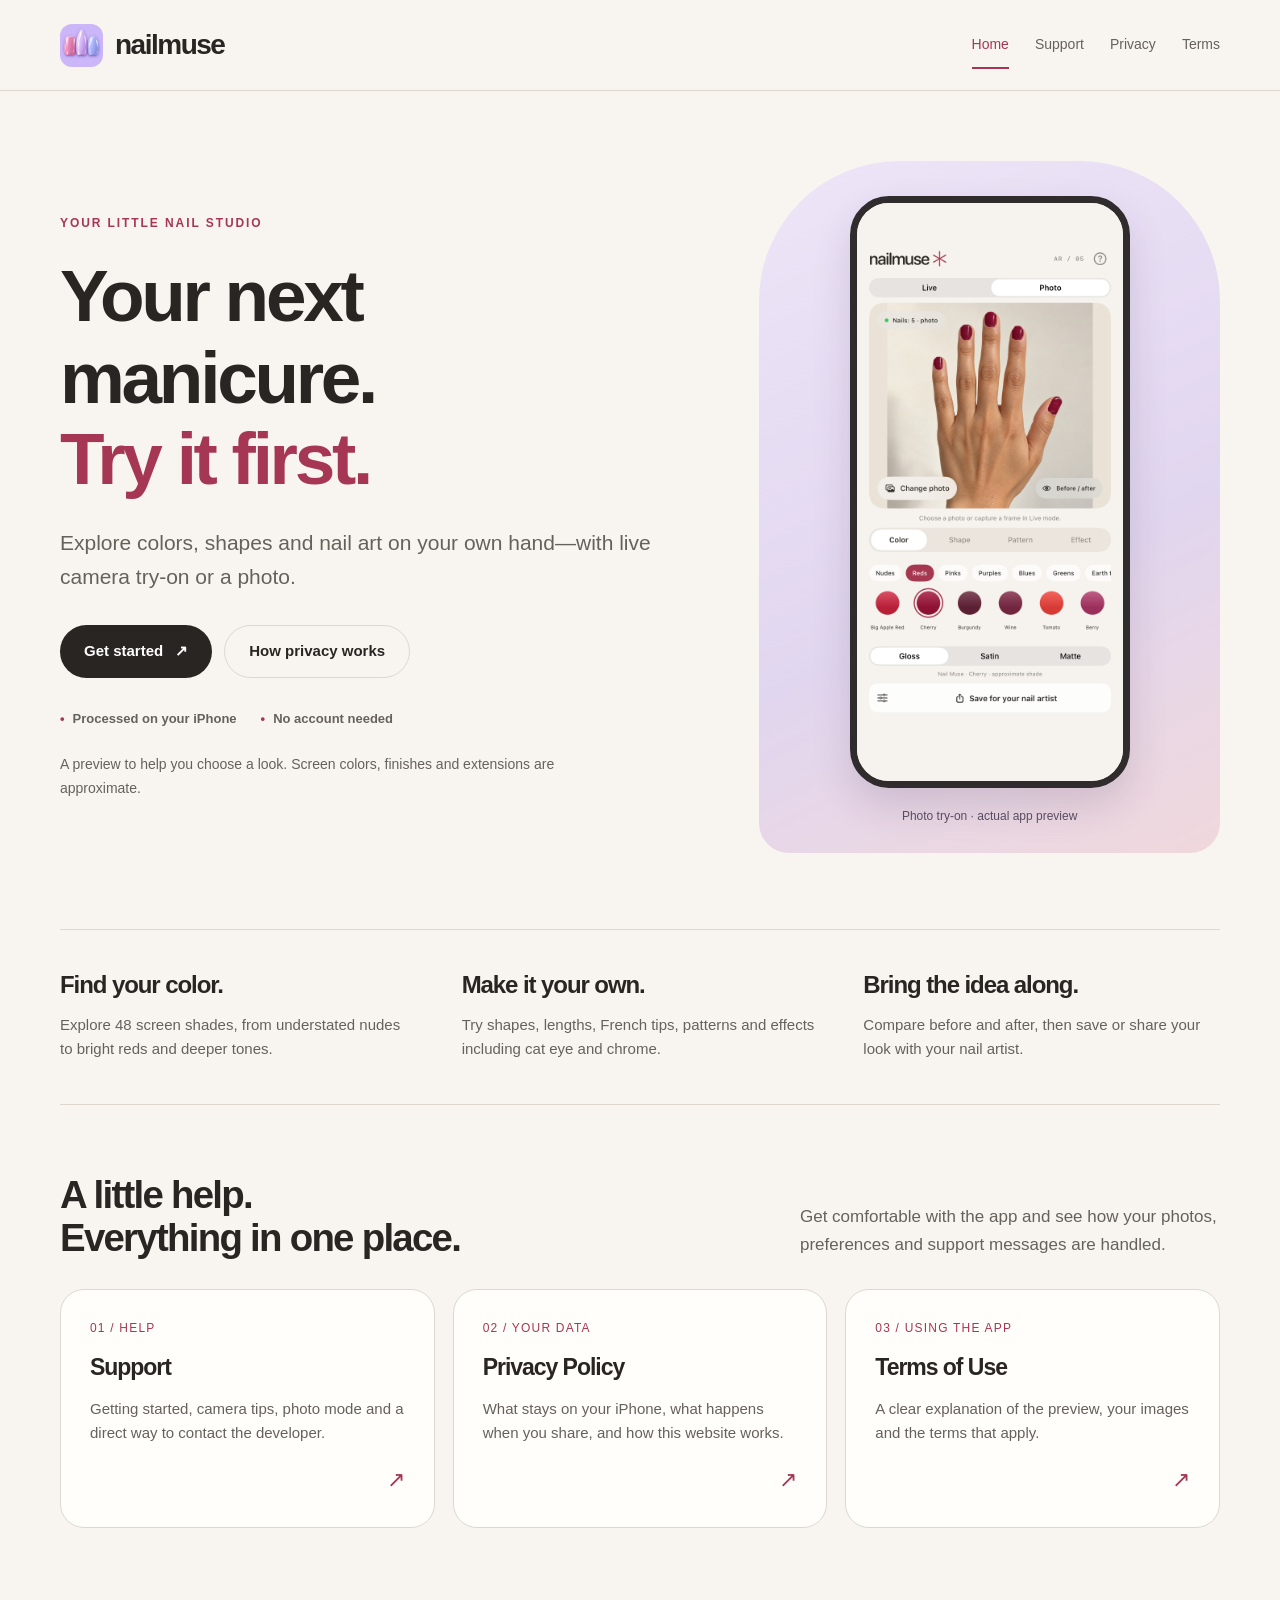
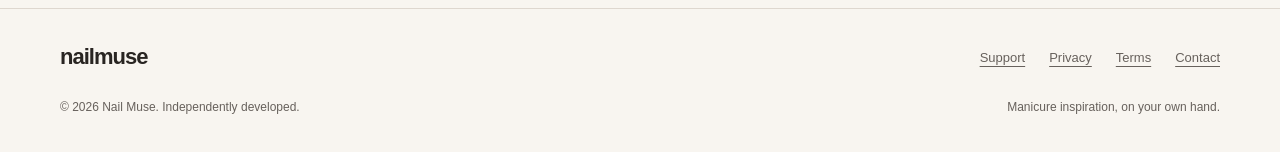
<file: index.html>
<!doctype html>
<html lang="en"><head><meta charset="utf-8"><meta name="viewport" content="width=device-width,initial-scale=1">
<meta name="color-scheme" content="light"><meta name="theme-color" content="#f8f5f0">
<meta name="referrer" content="strict-origin-when-cross-origin">
<title>Manicure try-on for iPhone · Nail Muse</title><meta name="description" content="Explore Nail Muse manicure try-on and find support, privacy information and terms of use.">
<link rel="icon" type="image/png" href="assets/app-icon.png"><link rel="apple-touch-icon" href="assets/app-icon.png">
<link rel="stylesheet" href="assets/styles.css"></head><body>
<a class="skip" href="#main">Skip to content</a>
<header class="site-header"><div class="shell header-inner"><a class="brand" href="index.html" aria-label="Nail Muse home"><img src="assets/app-icon.png" width="43" height="43" alt="">nailmuse</a><nav class="nav" aria-label="Main navigation"><a href="index.html" aria-current="page">Home</a><a href="support.html">Support</a><a href="privacy.html">Privacy</a><a href="terms.html">Terms</a></nav></div></header>
<main id="main" class="shell"><section class="hero"><div><p class="eyebrow">Your little nail studio</p><h1>Your next manicure.<br><span>Try it first.</span></h1><p class="lead">Explore colors, shapes and nail art on your own hand—with live camera try-on or a photo.</p><div class="actions"><a class="button" href="support.html">Get started <span aria-hidden="true">↗</span></a><a class="button secondary" href="privacy.html">How privacy works</a></div><div class="inline-points"><span>Processed on your iPhone</span><span>No account needed</span></div><p class="note">A preview to help you choose a look. Screen colors, finishes and extensions are approximate.</p></div><div class="hero-visual"><figure><div class="phone"><img src="assets/app-preview.png" width="1320" height="2868" alt="Nail Muse photo mode showing a cherry-red manicure, color choices and a Save for your nail artist button"></div><figcaption>Photo try-on · actual app preview</figcaption></figure></div></section>
<section class="feature-band" aria-label="Ways to try a manicure"><div><h2>Find your color.</h2><p>Explore 48 screen shades, from understated nudes to bright reds and deeper tones.</p></div><div><h2>Make it your own.</h2><p>Try shapes, lengths, French tips, patterns and effects including cat eye and chrome.</p></div><div><h2>Bring the idea along.</h2><p>Compare before and after, then save or share your look with your nail artist.</p></div></section>
<section class="resource-section"><div class="section-intro"><h2>A little help.<br>Everything in one place.</h2><p>Get comfortable with the app and see how your photos, preferences and support messages are handled.</p></div><div class="resource-grid"><a class="resource" href="support.html"><span class="number">01 / HELP</span><h3>Support</h3><p>Getting started, camera tips, photo mode and a direct way to contact the developer.</p><span class="arrow" aria-hidden="true">↗</span></a><a class="resource" href="privacy.html"><span class="number">02 / YOUR DATA</span><h3>Privacy Policy</h3><p>What stays on your iPhone, what happens when you share, and how this website works.</p><span class="arrow" aria-hidden="true">↗</span></a><a class="resource" href="terms.html"><span class="number">03 / USING THE APP</span><h3>Terms of Use</h3><p>A clear explanation of the preview, your images and the terms that apply.</p><span class="arrow" aria-hidden="true">↗</span></a></div></section></main>
<footer class="site-footer"><div class="shell"><div class="footer-top"><span class="footer-brand">nailmuse</span><nav class="footer-links" aria-label="Footer"><a href="support.html">Support</a><a href="privacy.html">Privacy</a><a href="terms.html">Terms</a><a class="" href="mailto:vladislavmanoilo@gmail.com?subject=Nail%20Muse%20support">Contact</a></nav></div><div class="footer-bottom"><span>© 2026 Nail Muse. Independently developed.</span><span>Manicure inspiration, on your own hand.</span></div></div></footer>
</body></html>
</file>
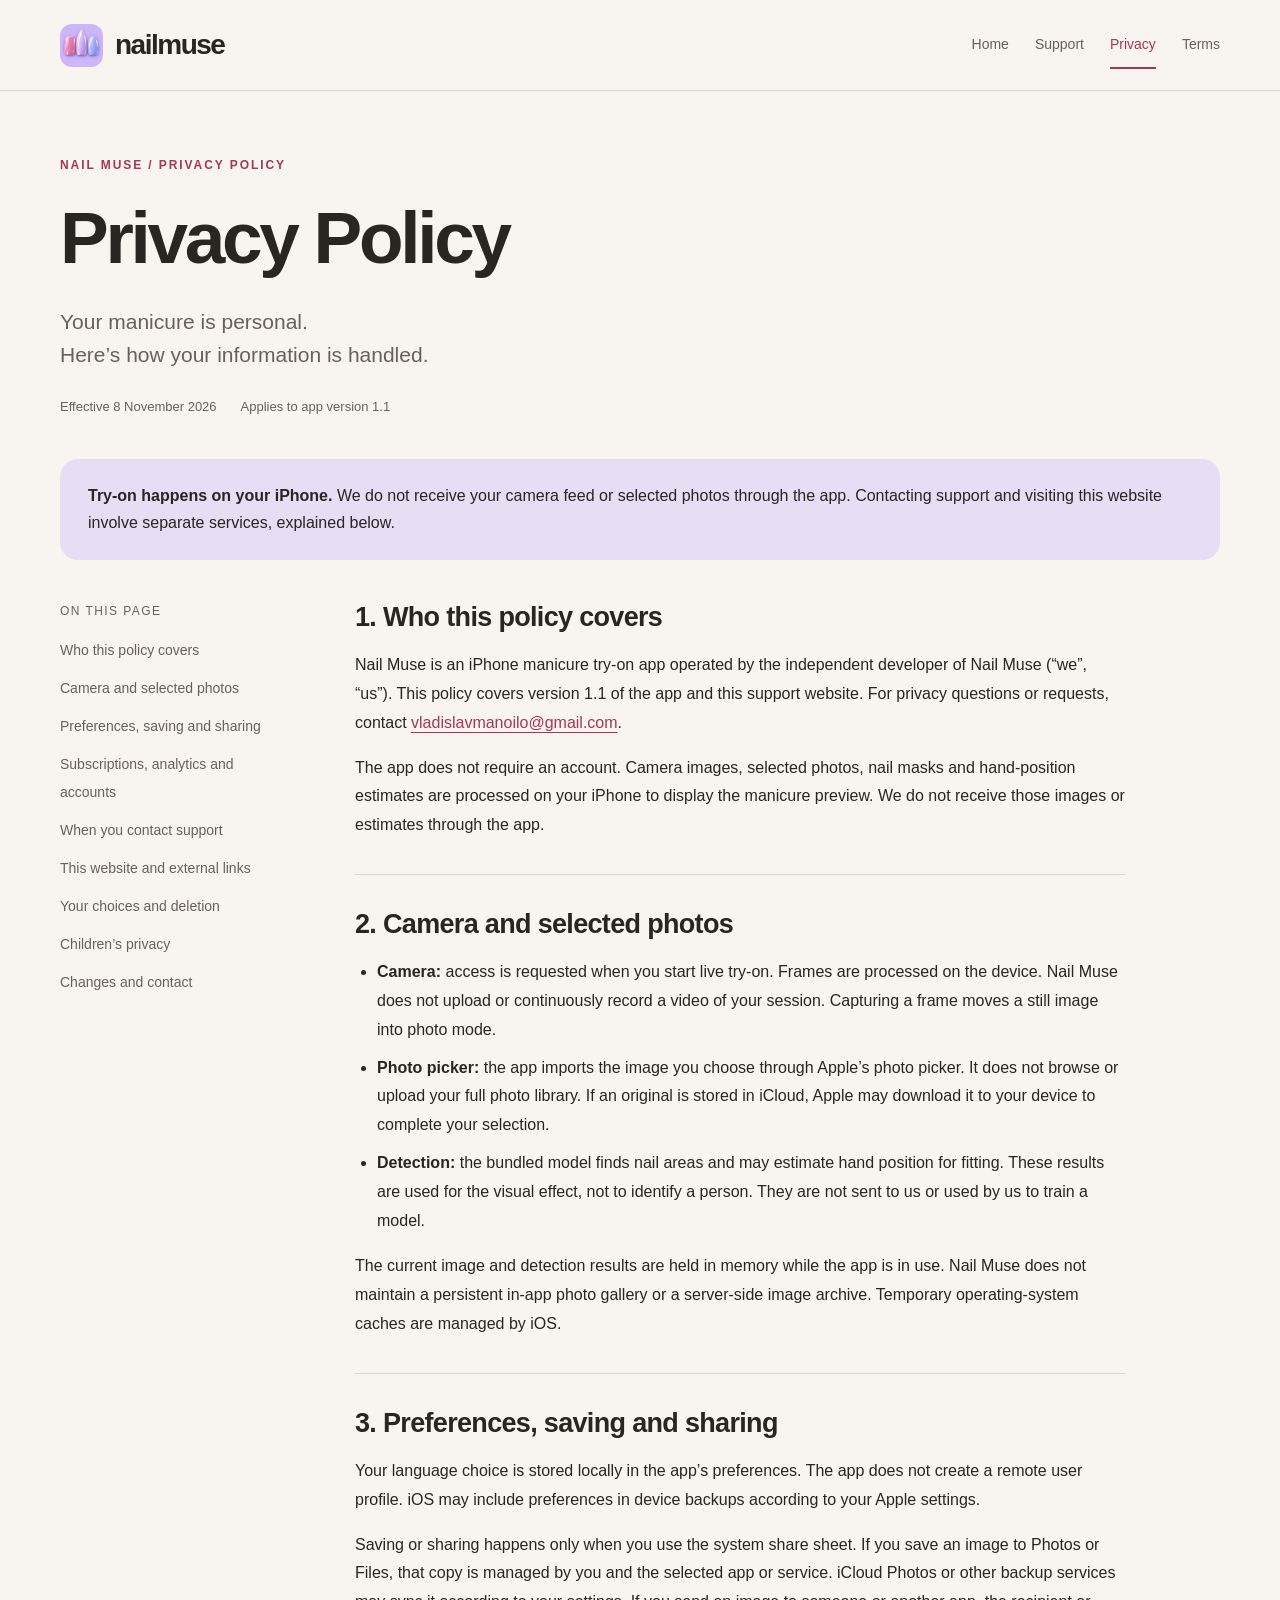
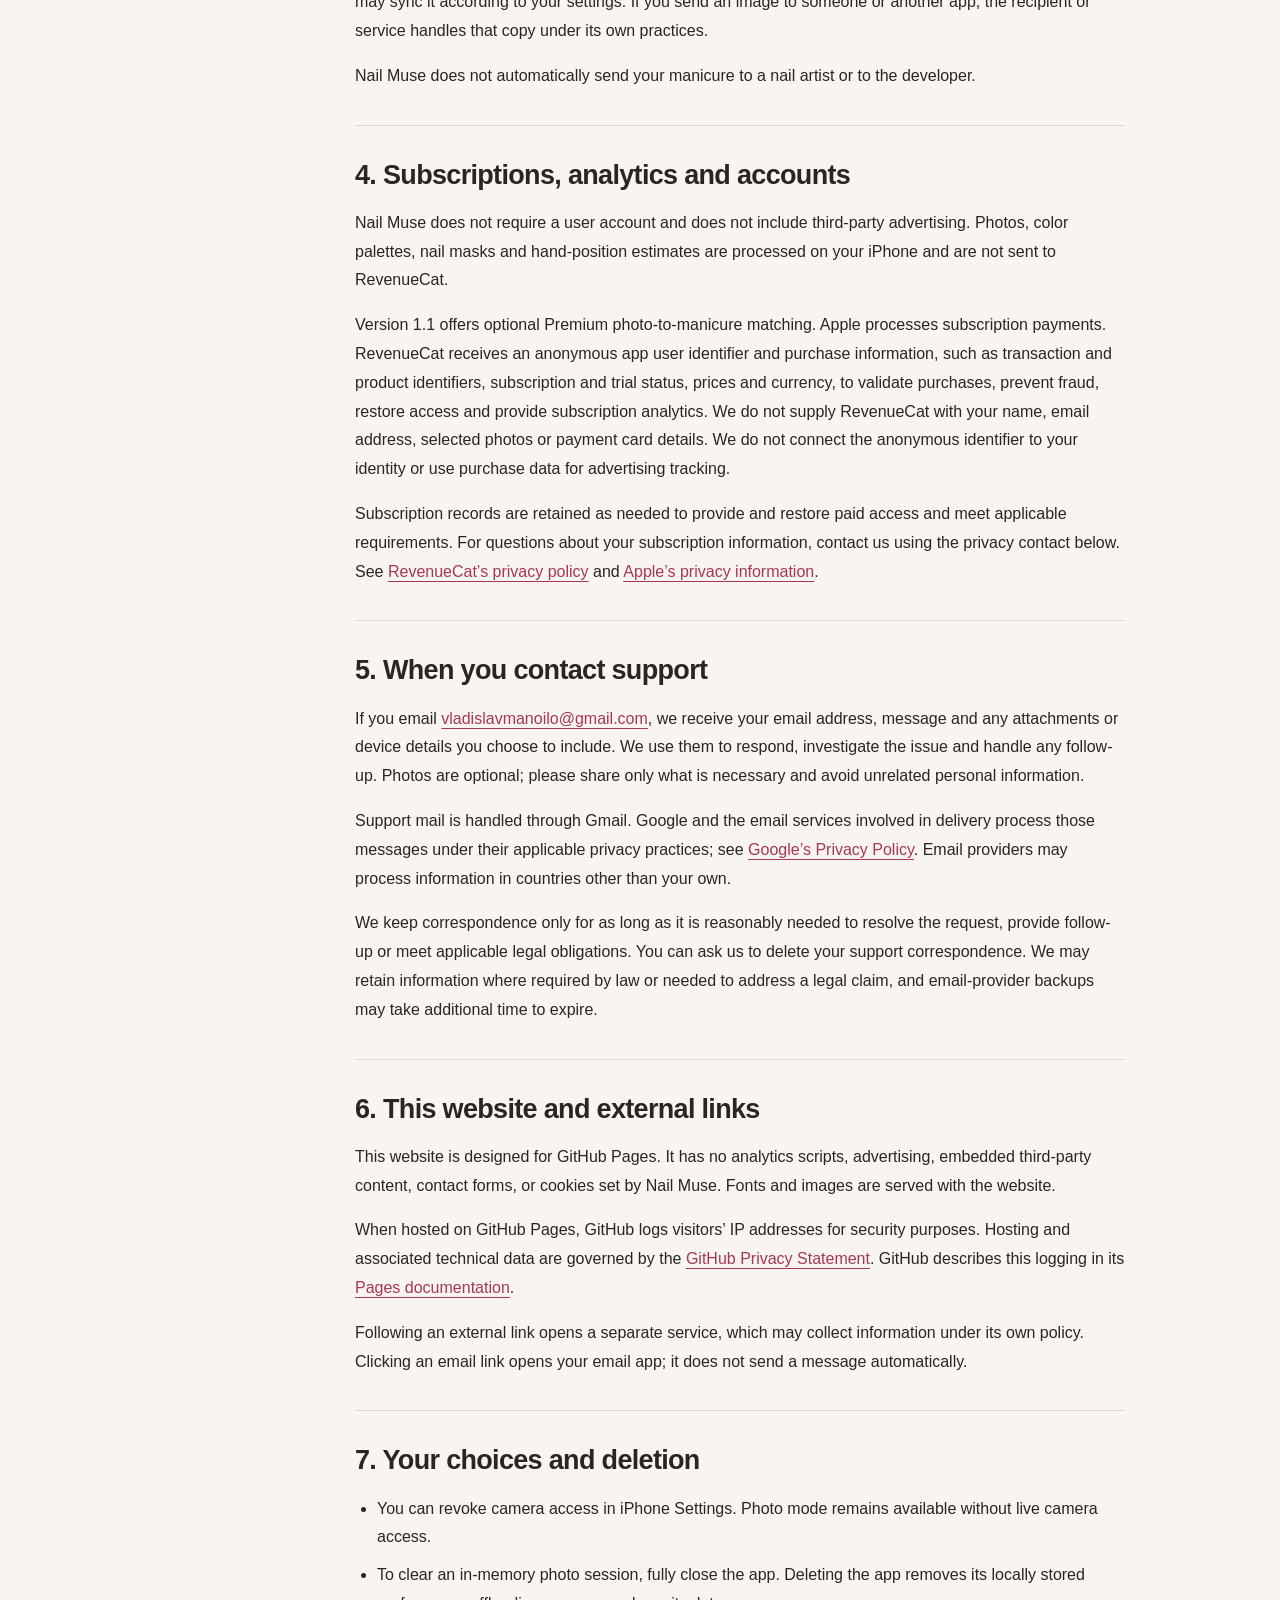
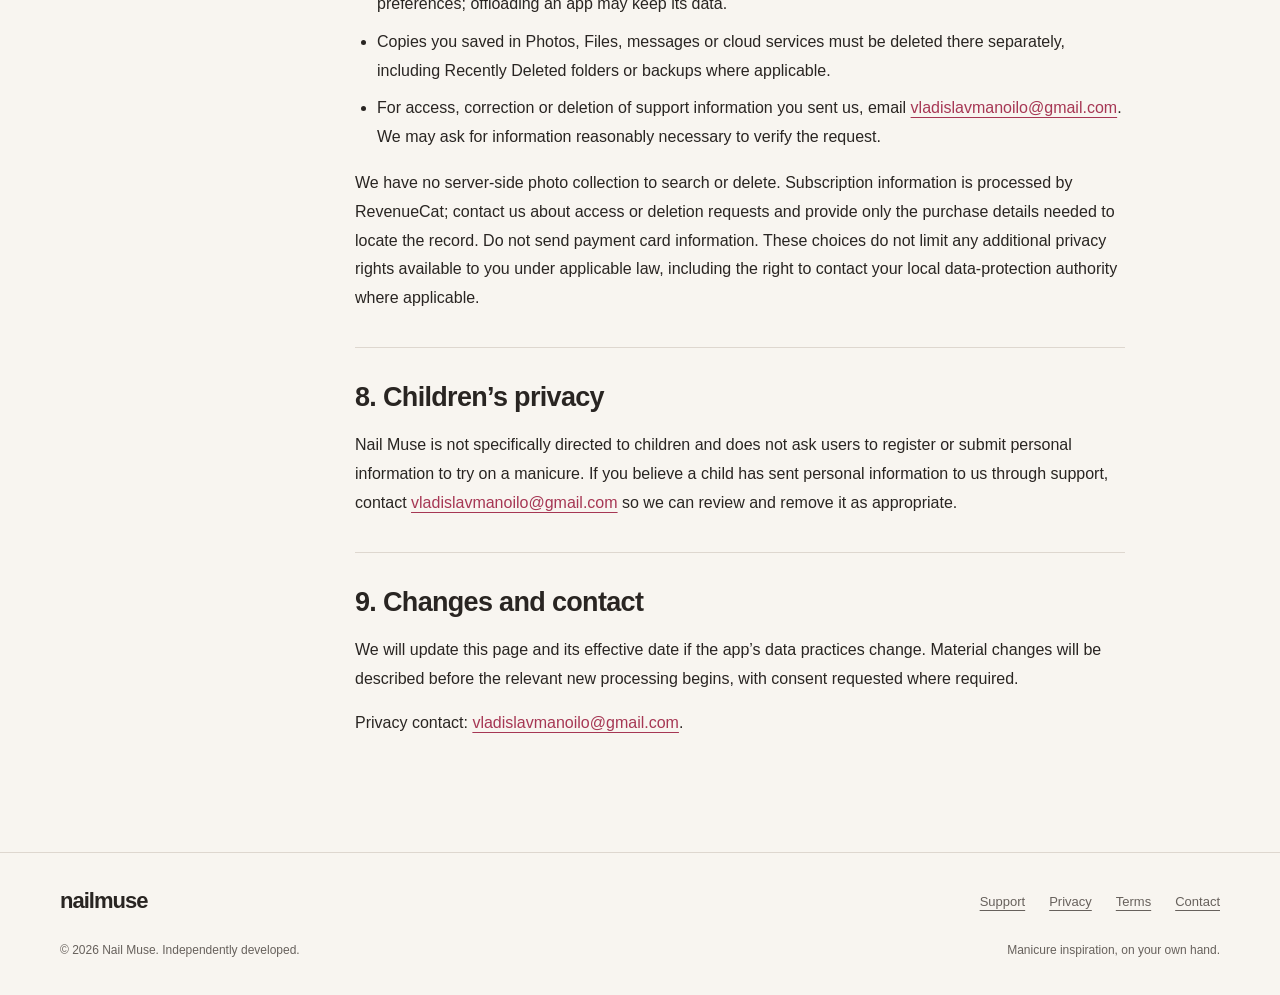
<file: privacy.html>
<!doctype html>
<html lang="en"><head><meta charset="utf-8"><meta name="viewport" content="width=device-width,initial-scale=1">
<meta name="color-scheme" content="light"><meta name="theme-color" content="#f8f5f0">
<meta name="referrer" content="strict-origin-when-cross-origin">
<title>Privacy Policy · Nail Muse</title><meta name="description" content="How Nail Muse handles camera images, selected photos, preferences, support emails and website visits.">
<link rel="icon" type="image/png" href="assets/app-icon.png"><link rel="apple-touch-icon" href="assets/app-icon.png">
<link rel="stylesheet" href="assets/styles.css"></head><body>
<a class="skip" href="#main">Skip to content</a>
<header class="site-header"><div class="shell header-inner"><a class="brand" href="index.html" aria-label="Nail Muse home"><img src="assets/app-icon.png" width="43" height="43" alt="">nailmuse</a><nav class="nav" aria-label="Main navigation"><a href="index.html">Home</a><a href="support.html">Support</a><a href="privacy.html" aria-current="page">Privacy</a><a href="terms.html">Terms</a></nav></div></header>
<main id="main" class="shell"><header class="page-heading"><p class="eyebrow">Nail Muse / Privacy Policy</p><h1>Privacy Policy</h1><p class="lead">Your manicure is personal.<br>Here’s how your information is handled.</p><div class="meta"><span>Effective 8 November 2026</span><span>Applies to app version 1.1</span></div></header><div class="summary-strip"><strong>Try-on happens on your iPhone.</strong> We do not receive your camera feed or selected photos through the app. Contacting support and visiting this website involve separate services, explained below.</div><div class="document-layout"><aside class="contents" aria-label="On this page"><p>On this page</p><ol><li><a href="#about">Who this policy covers</a></li><li><a href="#camera-photos">Camera and selected photos</a></li><li><a href="#local-data">Preferences, saving and sharing</a></li><li><a href="#analytics">Subscriptions, analytics and accounts</a></li><li><a href="#support-data">When you contact support</a></li><li><a href="#website">This website and external links</a></li><li><a href="#choices">Your choices and deletion</a></li><li><a href="#children">Children’s privacy</a></li><li><a href="#changes">Changes and contact</a></li></ol></aside><article class="document"><section id="about"><h2>1. Who this policy covers</h2><p>Nail Muse is an iPhone manicure try-on app operated by the independent developer of Nail Muse (“we”, “us”). This policy covers version 1.1 of the app and this support website. For privacy questions or requests, contact <a class="" href="mailto:vladislavmanoilo@gmail.com?subject=Nail%20Muse%20privacy%20request">vladislavmanoilo@gmail.com</a>.</p><p>The app does not require an account. Camera images, selected photos, nail masks and hand-position estimates are processed on your iPhone to display the manicure preview. We do not receive those images or estimates through the app.</p></section><section id="camera-photos"><h2>2. Camera and selected photos</h2><ul><li><strong>Camera:</strong> access is requested when you start live try-on. Frames are processed on the device. Nail Muse does not upload or continuously record a video of your session. Capturing a frame moves a still image into photo mode.</li><li><strong>Photo picker:</strong> the app imports the image you choose through Apple’s photo picker. It does not browse or upload your full photo library. If an original is stored in iCloud, Apple may download it to your device to complete your selection.</li><li><strong>Detection:</strong> the bundled model finds nail areas and may estimate hand position for fitting. These results are used for the visual effect, not to identify a person. They are not sent to us or used by us to train a model.</li></ul><p>The current image and detection results are held in memory while the app is in use. Nail Muse does not maintain a persistent in-app photo gallery or a server-side image archive. Temporary operating-system caches are managed by iOS.</p></section><section id="local-data"><h2>3. Preferences, saving and sharing</h2><p>Your language choice is stored locally in the app’s preferences. The app does not create a remote user profile. iOS may include preferences in device backups according to your Apple settings.</p><p>Saving or sharing happens only when you use the system share sheet. If you save an image to Photos or Files, that copy is managed by you and the selected app or service. iCloud Photos or other backup services may sync it according to your settings. If you send an image to someone or another app, the recipient or service handles that copy under its own practices.</p><p>Nail Muse does not automatically send your manicure to a nail artist or to the developer.</p></section><section id="analytics"><h2>4. Subscriptions, analytics and accounts</h2><p>Nail Muse does not require a user account and does not include third-party advertising. Photos, color palettes, nail masks and hand-position estimates are processed on your iPhone and are not sent to RevenueCat.</p><p>Version 1.1 offers optional Premium photo-to-manicure matching. Apple processes subscription payments. RevenueCat receives an anonymous app user identifier and purchase information, such as transaction and product identifiers, subscription and trial status, prices and currency, to validate purchases, prevent fraud, restore access and provide subscription analytics. We do not supply RevenueCat with your name, email address, selected photos or payment card details. We do not connect the anonymous identifier to your identity or use purchase data for advertising tracking.</p><p>Subscription records are retained as needed to provide and restore paid access and meet applicable requirements. For questions about your subscription information, contact us using the privacy contact below. See <a href="https://www.revenuecat.com/privacy">RevenueCat’s privacy policy</a> and <a href="https://www.apple.com/legal/privacy/">Apple’s privacy information</a>.</p></section><section id="support-data"><h2>5. When you contact support</h2><p>If you email <a class="" href="mailto:vladislavmanoilo@gmail.com?subject=Nail%20Muse%20support">vladislavmanoilo@gmail.com</a>, we receive your email address, message and any attachments or device details you choose to include. We use them to respond, investigate the issue and handle any follow-up. Photos are optional; please share only what is necessary and avoid unrelated personal information.</p><p>Support mail is handled through Gmail. Google and the email services involved in delivery process those messages under their applicable privacy practices; see <a href="https://policies.google.com/privacy">Google’s Privacy Policy</a>. Email providers may process information in countries other than your own.</p><p>We keep correspondence only for as long as it is reasonably needed to resolve the request, provide follow-up or meet applicable legal obligations. You can ask us to delete your support correspondence. We may retain information where required by law or needed to address a legal claim, and email-provider backups may take additional time to expire.</p></section><section id="website"><h2>6. This website and external links</h2><p>This website is designed for GitHub Pages. It has no analytics scripts, advertising, embedded third-party content, contact forms, or cookies set by Nail Muse. Fonts and images are served with the website.</p><p>When hosted on GitHub Pages, GitHub logs visitors’ IP addresses for security purposes. Hosting and associated technical data are governed by the <a href="https://docs.github.com/en/site-policy/privacy-policies/github-general-privacy-statement">GitHub Privacy Statement</a>. GitHub describes this logging in its <a href="https://docs.github.com/en/pages/getting-started-with-github-pages/what-is-github-pages#data-collection">Pages documentation</a>.</p><p>Following an external link opens a separate service, which may collect information under its own policy. Clicking an email link opens your email app; it does not send a message automatically.</p></section><section id="choices"><h2>7. Your choices and deletion</h2><ul><li>You can revoke camera access in iPhone Settings. Photo mode remains available without live camera access.</li><li>To clear an in-memory photo session, fully close the app. Deleting the app removes its locally stored preferences; offloading an app may keep its data.</li><li>Copies you saved in Photos, Files, messages or cloud services must be deleted there separately, including Recently Deleted folders or backups where applicable.</li><li>For access, correction or deletion of support information you sent us, email <a class="" href="mailto:vladislavmanoilo@gmail.com?subject=Nail%20Muse%20privacy%20request">vladislavmanoilo@gmail.com</a>. We may ask for information reasonably necessary to verify the request.</li></ul><p>We have no server-side photo collection to search or delete. Subscription information is processed by RevenueCat; contact us about access or deletion requests and provide only the purchase details needed to locate the record. Do not send payment card information. These choices do not limit any additional privacy rights available to you under applicable law, including the right to contact your local data-protection authority where applicable.</p></section><section id="children"><h2>8. Children’s privacy</h2><p>Nail Muse is not specifically directed to children and does not ask users to register or submit personal information to try on a manicure. If you believe a child has sent personal information to us through support, contact <a class="" href="mailto:vladislavmanoilo@gmail.com?subject=Nail%20Muse%20privacy%20request">vladislavmanoilo@gmail.com</a> so we can review and remove it as appropriate.</p></section><section id="changes"><h2>9. Changes and contact</h2><p>We will update this page and its effective date if the app’s data practices change. Material changes will be described before the relevant new processing begins, with consent requested where required.</p><p>Privacy contact: <a class="" href="mailto:vladislavmanoilo@gmail.com?subject=Nail%20Muse%20privacy%20request">vladislavmanoilo@gmail.com</a>.</p></section></article></div></main>
<footer class="site-footer"><div class="shell"><div class="footer-top"><span class="footer-brand">nailmuse</span><nav class="footer-links" aria-label="Footer"><a href="support.html">Support</a><a href="privacy.html">Privacy</a><a href="terms.html">Terms</a><a class="" href="mailto:vladislavmanoilo@gmail.com?subject=Nail%20Muse%20support">Contact</a></nav></div><div class="footer-bottom"><span>© 2026 Nail Muse. Independently developed.</span><span>Manicure inspiration, on your own hand.</span></div></div></footer>
</body></html>
</file>
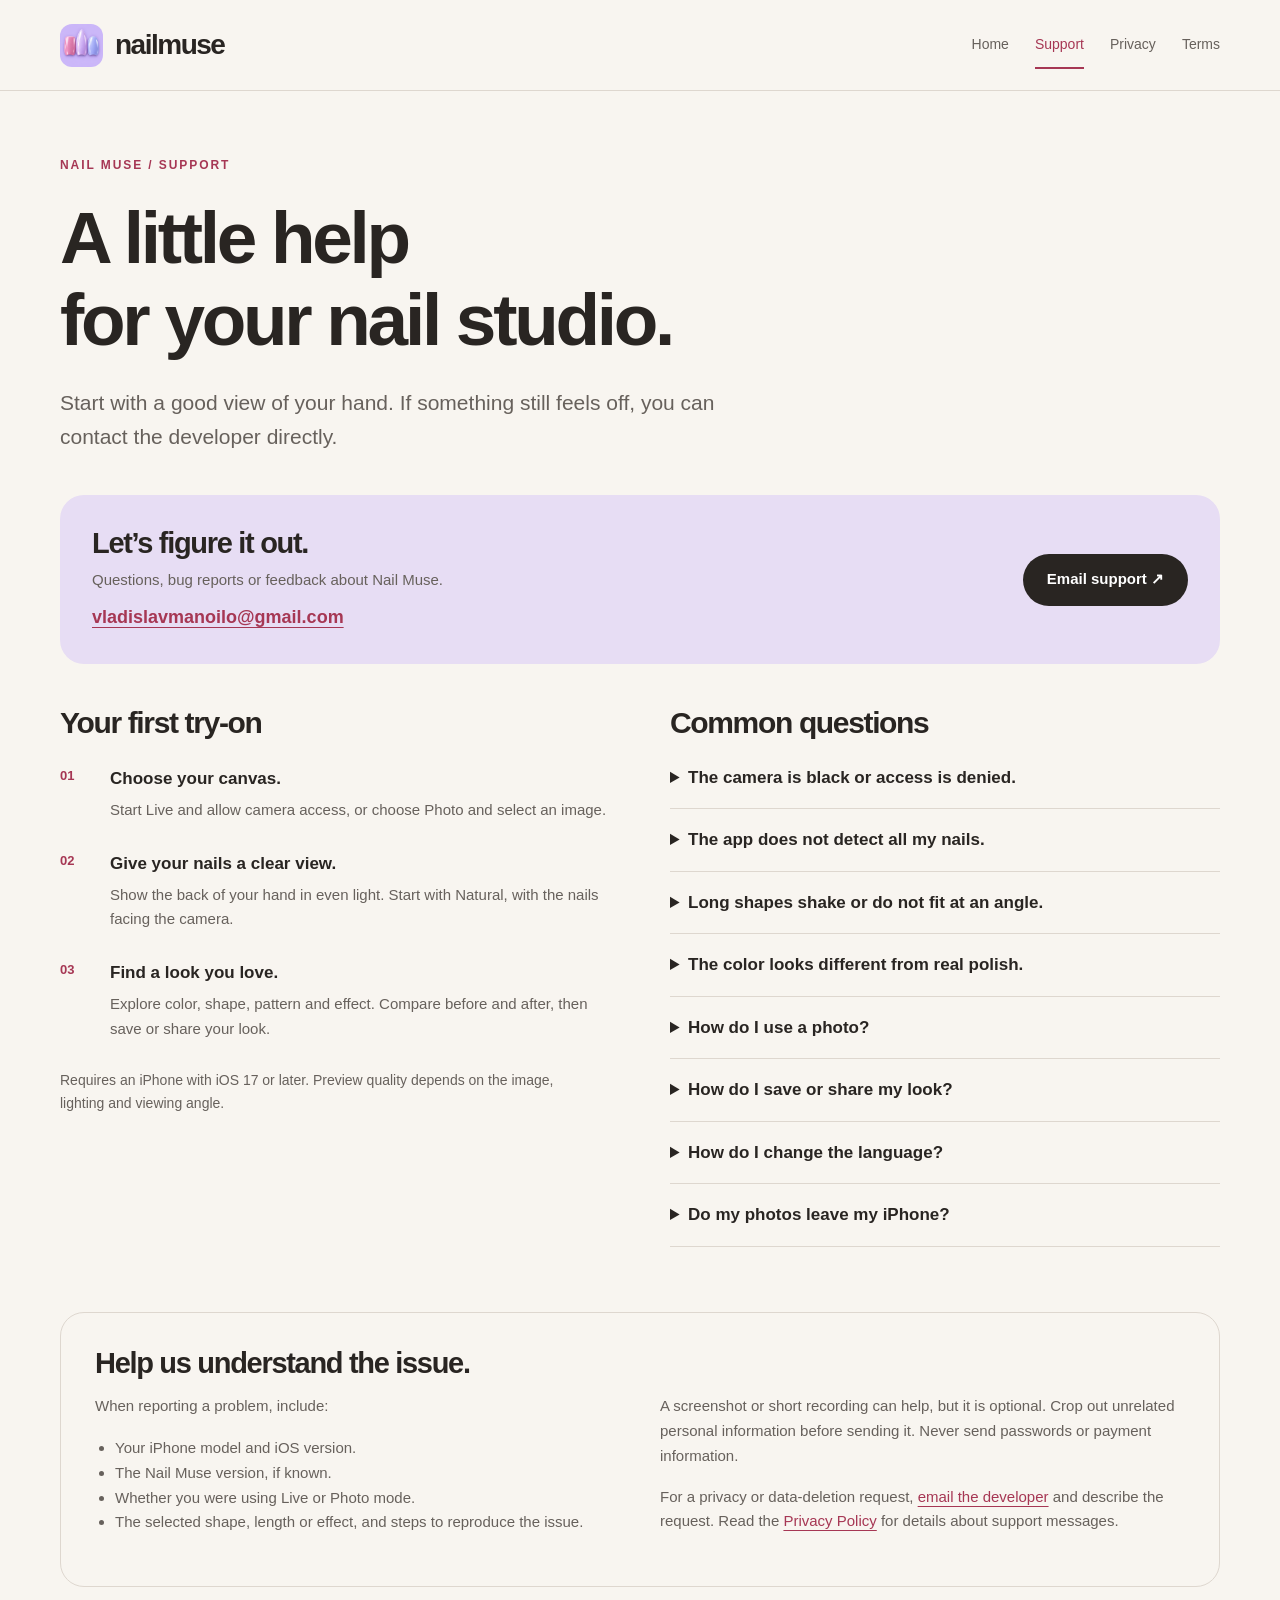
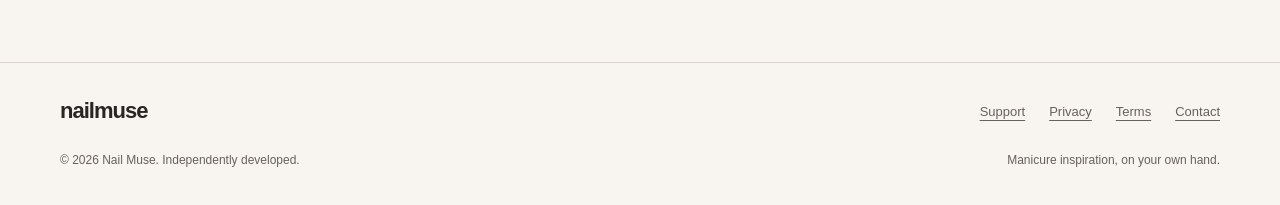
<file: support.html>
<!doctype html>
<html lang="en"><head><meta charset="utf-8"><meta name="viewport" content="width=device-width,initial-scale=1">
<meta name="color-scheme" content="light"><meta name="theme-color" content="#f8f5f0">
<meta name="referrer" content="strict-origin-when-cross-origin">
<title>Support · Nail Muse</title><meta name="description" content="Get help with Nail Muse camera and photo try-on, shapes, saving, languages and contact the developer.">
<link rel="icon" type="image/png" href="assets/app-icon.png"><link rel="apple-touch-icon" href="assets/app-icon.png">
<link rel="stylesheet" href="assets/styles.css"></head><body>
<a class="skip" href="#main">Skip to content</a>
<header class="site-header"><div class="shell header-inner"><a class="brand" href="index.html" aria-label="Nail Muse home"><img src="assets/app-icon.png" width="43" height="43" alt="">nailmuse</a><nav class="nav" aria-label="Main navigation"><a href="index.html">Home</a><a href="support.html" aria-current="page">Support</a><a href="privacy.html">Privacy</a><a href="terms.html">Terms</a></nav></div></header>
<main id="main" class="shell"><header class="page-heading"><p class="eyebrow">Nail Muse / Support</p><h1>A little help<br>for your nail studio.</h1><p class="lead">Start with a good view of your hand. If something still feels off, you can contact the developer directly.</p></header><section class="contact-panel" aria-label="Contact support"><div><h2>Let’s figure it out.</h2><p>Questions, bug reports or feedback about Nail Muse.</p><a class="email-display" href="mailto:vladislavmanoilo@gmail.com?subject=Nail%20Muse%20support">vladislavmanoilo@gmail.com</a></div><a class="button" href="mailto:vladislavmanoilo@gmail.com?subject=Nail%20Muse%20support">Email support ↗</a></section>
<div class="support-layout"><section><h2>Your first try-on</h2><ol class="steps"><li><strong>Choose your canvas.</strong><p>Start Live and allow camera access, or choose Photo and select an image.</p></li><li><strong>Give your nails a clear view.</strong><p>Show the back of your hand in even light. Start with Natural, with the nails facing the camera.</p></li><li><strong>Find a look you love.</strong><p>Explore color, shape, pattern and effect. Compare before and after, then save or share your look.</p></li></ol><p class="note">Requires an iPhone with iOS 17 or later. Preview quality depends on the image, lighting and viewing angle.</p></section><section><h2>Common questions</h2><details><summary>The camera is black or access is denied.</summary><p>Check that camera access is enabled for Nail Muse in iPhone Settings. Close any app that may be using the camera, then reopen Nail Muse and start Live mode. You can also use Photo mode with a selected image.</p></details><details><summary>The app does not detect all my nails.</summary><p>Show the back of your hand, keep the nails facing the camera and use a sharp, close view in even light. Separate your fingers slightly. Hidden nails, motion blur and strong side angles can make detection less reliable.</p></details><details><summary>Long shapes shake or do not fit at an angle.</summary><p>Start with Natural for the closest fit. Hold your hand steady and bring the nails toward a front-facing view. Extensions are approximate; at steep angles the app may keep the natural outline. Try a shorter length or freeze a frame into Photo mode.</p></details><details><summary>The color looks different from real polish.</summary><p>Screen shades and effects are approximate. Camera exposure, lighting and your display affect the preview. Use it to discuss a style with your nail artist and check the real product before a treatment.</p></details><details><summary>How do I use a photo?</summary><p>Choose Photo, then select an image using the photo picker. You can also use Capture in Live mode to freeze a clean frame. Change the color, shape, pattern or effect, and use Before / after to compare.</p></details><details><summary>How do I save or share my look?</summary><p>Once nails are detected and the effect is visible, tap Save for your nail artist, then Share or save. Choose a destination in the iPhone share sheet. Saving to Photos may ask for permission. The app never sends an image automatically.</p></details><details><summary>How do I change the language?</summary><p>Tap the sliders button, open Language and choose a language or Use iPhone language. Nail Muse supports 13 languages, with separate Portuguese options for Brazil and Portugal.</p></details><details><summary>Do my photos leave my iPhone?</summary><p>Try-on processing runs on your iPhone. Nail Muse does not upload your camera feed or selected photos to the developer. A photo leaves the app only through actions you choose, such as sharing; Apple may also sync saved images according to your settings. See the Privacy Policy for details.</p></details></section></div>
<section class="report-section"><h2>Help us understand the issue.</h2><div class="report-grid"><div><p>When reporting a problem, include:</p><ul><li>Your iPhone model and iOS version.</li><li>The Nail Muse version, if known.</li><li>Whether you were using Live or Photo mode.</li><li>The selected shape, length or effect, and steps to reproduce the issue.</li></ul></div><div><p>A screenshot or short recording can help, but it is optional. Crop out unrelated personal information before sending it. Never send passwords or payment information.</p><p>For a privacy or data-deletion request, <a class="" href="mailto:vladislavmanoilo@gmail.com?subject=Nail%20Muse%20privacy%20request">email the developer</a> and describe the request. Read the <a href="privacy.html">Privacy Policy</a> for details about support messages.</p></div></div></section></main>
<footer class="site-footer"><div class="shell"><div class="footer-top"><span class="footer-brand">nailmuse</span><nav class="footer-links" aria-label="Footer"><a href="support.html">Support</a><a href="privacy.html">Privacy</a><a href="terms.html">Terms</a><a class="" href="mailto:vladislavmanoilo@gmail.com?subject=Nail%20Muse%20support">Contact</a></nav></div><div class="footer-bottom"><span>© 2026 Nail Muse. Independently developed.</span><span>Manicure inspiration, on your own hand.</span></div></div></footer>
</body></html>
</file>
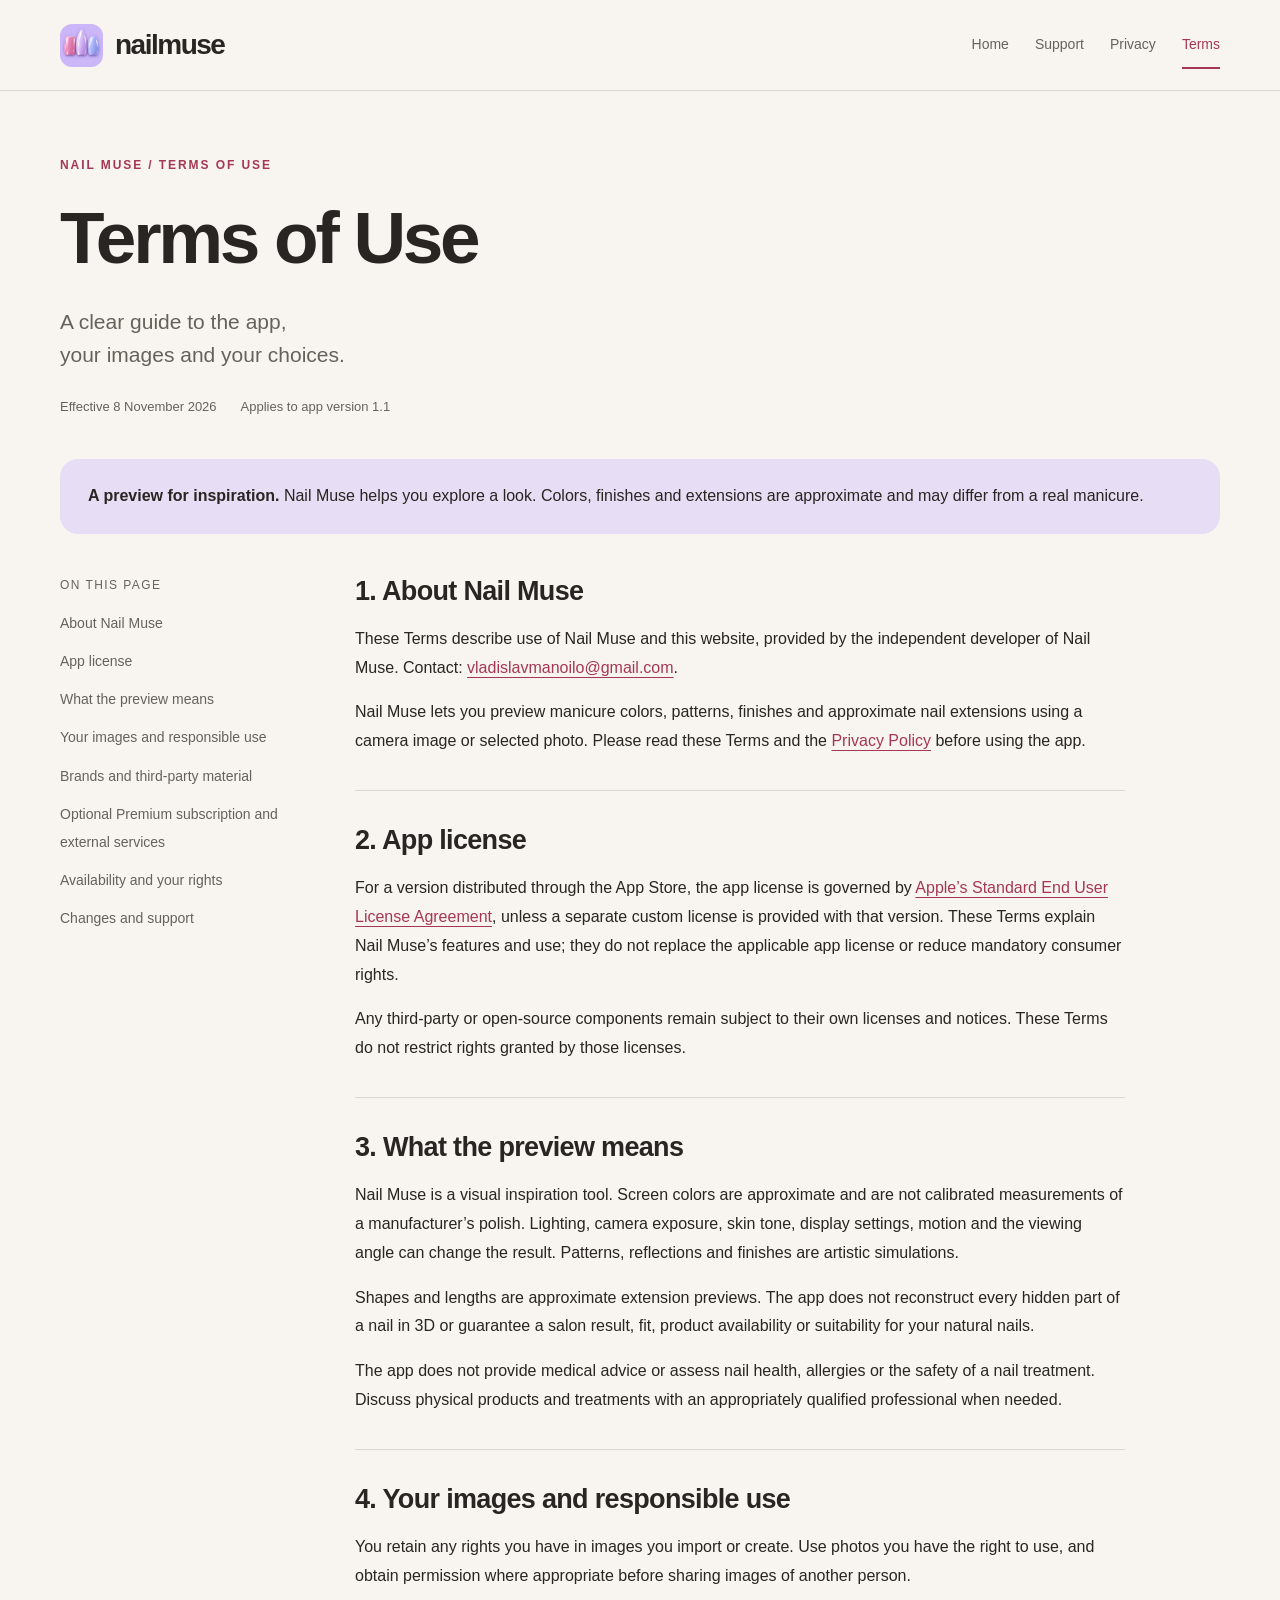
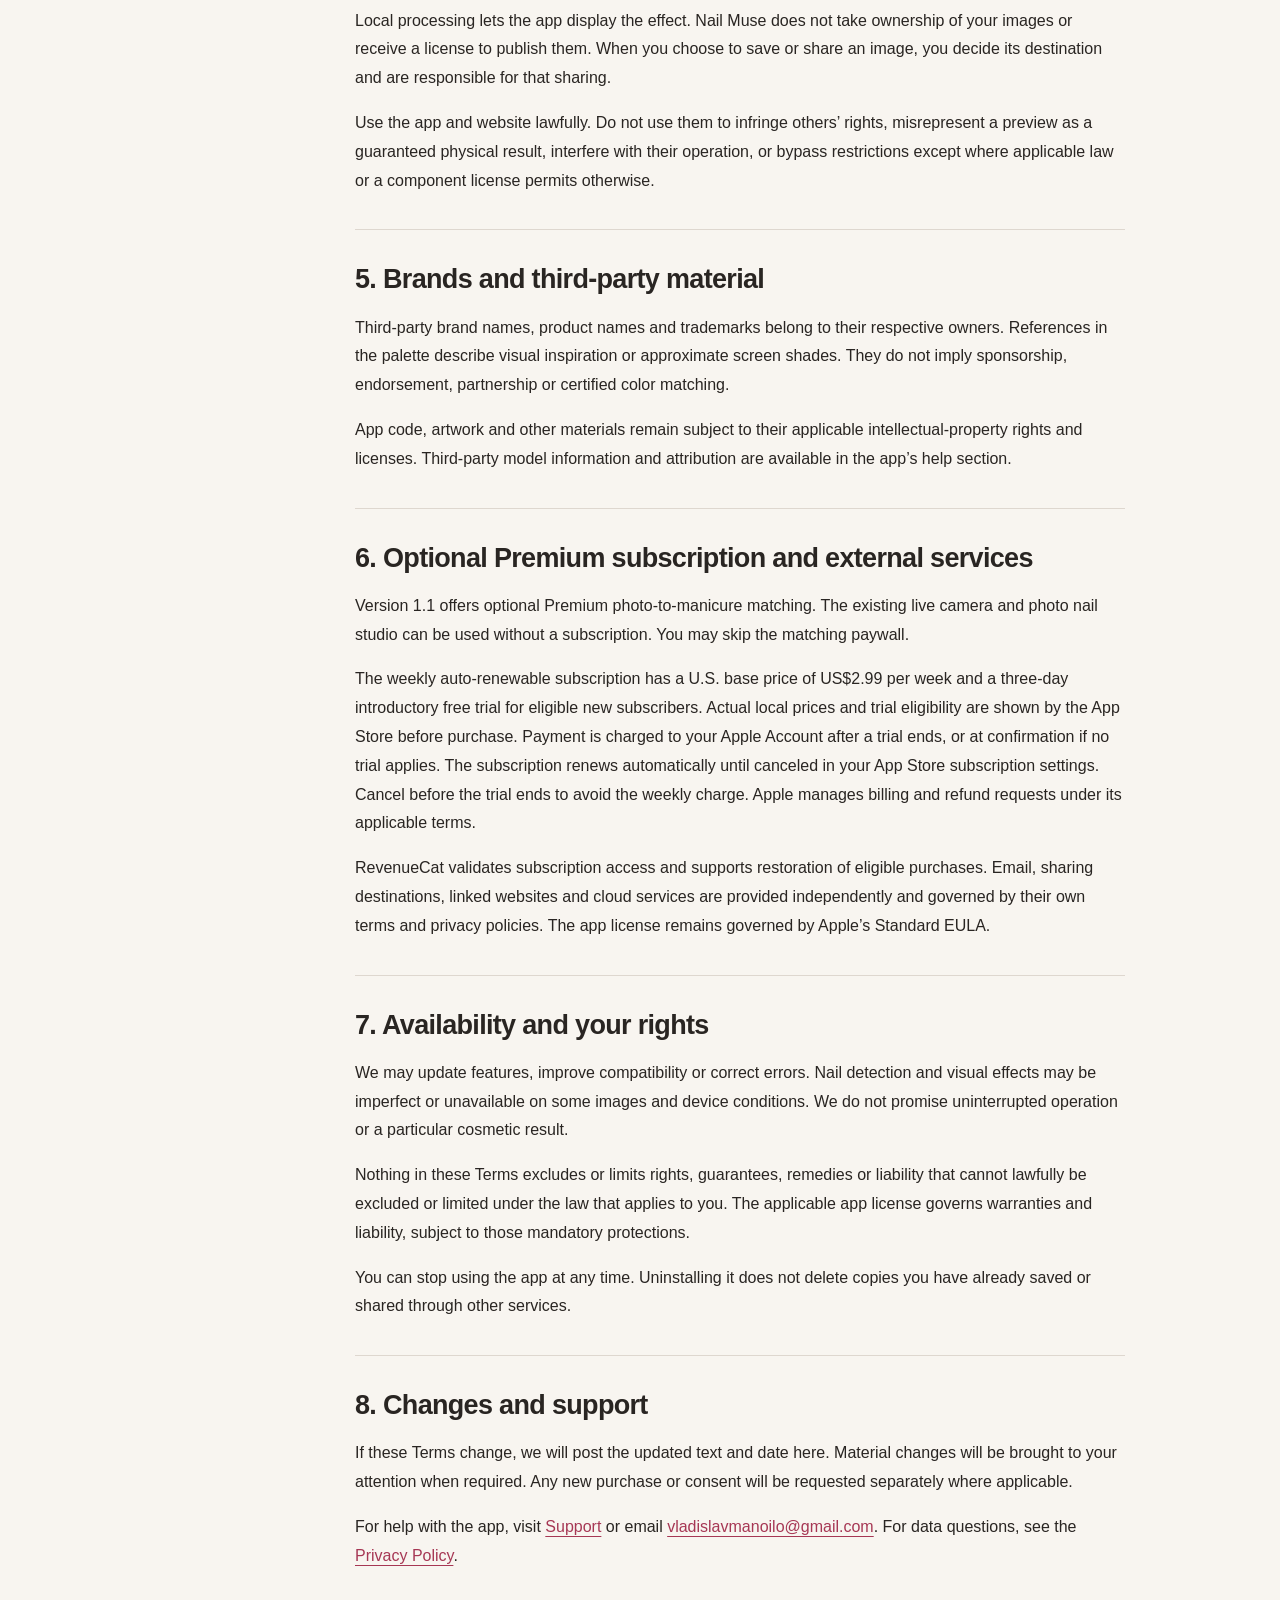
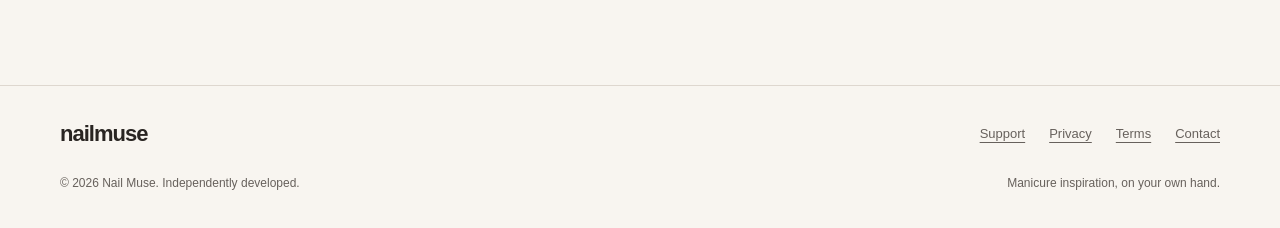
<file: terms.html>
<!doctype html>
<html lang="en"><head><meta charset="utf-8"><meta name="viewport" content="width=device-width,initial-scale=1">
<meta name="color-scheme" content="light"><meta name="theme-color" content="#f8f5f0">
<meta name="referrer" content="strict-origin-when-cross-origin">
<title>Terms of Use · Nail Muse</title><meta name="description" content="Terms for Nail Muse, visual preview limitations, your images, app licensing and support.">
<link rel="icon" type="image/png" href="assets/app-icon.png"><link rel="apple-touch-icon" href="assets/app-icon.png">
<link rel="stylesheet" href="assets/styles.css"></head><body>
<a class="skip" href="#main">Skip to content</a>
<header class="site-header"><div class="shell header-inner"><a class="brand" href="index.html" aria-label="Nail Muse home"><img src="assets/app-icon.png" width="43" height="43" alt="">nailmuse</a><nav class="nav" aria-label="Main navigation"><a href="index.html">Home</a><a href="support.html">Support</a><a href="privacy.html">Privacy</a><a href="terms.html" aria-current="page">Terms</a></nav></div></header>
<main id="main" class="shell"><header class="page-heading"><p class="eyebrow">Nail Muse / Terms of Use</p><h1>Terms of Use</h1><p class="lead">A clear guide to the app,<br>your images and your choices.</p><div class="meta"><span>Effective 8 November 2026</span><span>Applies to app version 1.1</span></div></header><div class="summary-strip"><strong>A preview for inspiration.</strong> Nail Muse helps you explore a look. Colors, finishes and extensions are approximate and may differ from a real manicure.</div><div class="document-layout"><aside class="contents" aria-label="On this page"><p>On this page</p><ol><li><a href="#about">About Nail Muse</a></li><li><a href="#license">App license</a></li><li><a href="#preview">What the preview means</a></li><li><a href="#your-images">Your images and responsible use</a></li><li><a href="#brands">Brands and third-party material</a></li><li><a href="#purchases">Optional Premium subscription and external services</a></li><li><a href="#availability">Availability and your rights</a></li><li><a href="#changes">Changes and support</a></li></ol></aside><article class="document"><section id="about"><h2>1. About Nail Muse</h2><p>These Terms describe use of Nail Muse and this website, provided by the independent developer of Nail Muse. Contact: <a class="" href="mailto:vladislavmanoilo@gmail.com?subject=Nail%20Muse%20support">vladislavmanoilo@gmail.com</a>.</p><p>Nail Muse lets you preview manicure colors, patterns, finishes and approximate nail extensions using a camera image or selected photo. Please read these Terms and the <a href="privacy.html">Privacy Policy</a> before using the app.</p></section><section id="license"><h2>2. App license</h2><p>For a version distributed through the App Store, the app license is governed by <a href="https://www.apple.com/legal/internet-services/itunes/dev/stdeula/">Apple’s Standard End User License Agreement</a>, unless a separate custom license is provided with that version. These Terms explain Nail Muse’s features and use; they do not replace the applicable app license or reduce mandatory consumer rights.</p><p>Any third-party or open-source components remain subject to their own licenses and notices. These Terms do not restrict rights granted by those licenses.</p></section><section id="preview"><h2>3. What the preview means</h2><p>Nail Muse is a visual inspiration tool. Screen colors are approximate and are not calibrated measurements of a manufacturer’s polish. Lighting, camera exposure, skin tone, display settings, motion and the viewing angle can change the result. Patterns, reflections and finishes are artistic simulations.</p><p>Shapes and lengths are approximate extension previews. The app does not reconstruct every hidden part of a nail in 3D or guarantee a salon result, fit, product availability or suitability for your natural nails.</p><p>The app does not provide medical advice or assess nail health, allergies or the safety of a nail treatment. Discuss physical products and treatments with an appropriately qualified professional when needed.</p></section><section id="your-images"><h2>4. Your images and responsible use</h2><p>You retain any rights you have in images you import or create. Use photos you have the right to use, and obtain permission where appropriate before sharing images of another person.</p><p>Local processing lets the app display the effect. Nail Muse does not take ownership of your images or receive a license to publish them. When you choose to save or share an image, you decide its destination and are responsible for that sharing.</p><p>Use the app and website lawfully. Do not use them to infringe others’ rights, misrepresent a preview as a guaranteed physical result, interfere with their operation, or bypass restrictions except where applicable law or a component license permits otherwise.</p></section><section id="brands"><h2>5. Brands and third-party material</h2><p>Third-party brand names, product names and trademarks belong to their respective owners. References in the palette describe visual inspiration or approximate screen shades. They do not imply sponsorship, endorsement, partnership or certified color matching.</p><p>App code, artwork and other materials remain subject to their applicable intellectual-property rights and licenses. Third-party model information and attribution are available in the app’s help section.</p></section><section id="purchases"><h2>6. Optional Premium subscription and external services</h2><p>Version 1.1 offers optional Premium photo-to-manicure matching. The existing live camera and photo nail studio can be used without a subscription. You may skip the matching paywall.</p><p>The weekly auto-renewable subscription has a U.S. base price of US$2.99 per week and a three-day introductory free trial for eligible new subscribers. Actual local prices and trial eligibility are shown by the App Store before purchase. Payment is charged to your Apple Account after a trial ends, or at confirmation if no trial applies. The subscription renews automatically until canceled in your App Store subscription settings. Cancel before the trial ends to avoid the weekly charge. Apple manages billing and refund requests under its applicable terms.</p><p>RevenueCat validates subscription access and supports restoration of eligible purchases. Email, sharing destinations, linked websites and cloud services are provided independently and governed by their own terms and privacy policies. The app license remains governed by Apple’s Standard EULA.</p></section><section id="availability"><h2>7. Availability and your rights</h2><p>We may update features, improve compatibility or correct errors. Nail detection and visual effects may be imperfect or unavailable on some images and device conditions. We do not promise uninterrupted operation or a particular cosmetic result.</p><p>Nothing in these Terms excludes or limits rights, guarantees, remedies or liability that cannot lawfully be excluded or limited under the law that applies to you. The applicable app license governs warranties and liability, subject to those mandatory protections.</p><p>You can stop using the app at any time. Uninstalling it does not delete copies you have already saved or shared through other services.</p></section><section id="changes"><h2>8. Changes and support</h2><p>If these Terms change, we will post the updated text and date here. Material changes will be brought to your attention when required. Any new purchase or consent will be requested separately where applicable.</p><p>For help with the app, visit <a href="support.html">Support</a> or email <a class="" href="mailto:vladislavmanoilo@gmail.com?subject=Nail%20Muse%20support">vladislavmanoilo@gmail.com</a>. For data questions, see the <a href="privacy.html">Privacy Policy</a>.</p></section></article></div></main>
<footer class="site-footer"><div class="shell"><div class="footer-top"><span class="footer-brand">nailmuse</span><nav class="footer-links" aria-label="Footer"><a href="support.html">Support</a><a href="privacy.html">Privacy</a><a href="terms.html">Terms</a><a class="" href="mailto:vladislavmanoilo@gmail.com?subject=Nail%20Muse%20support">Contact</a></nav></div><div class="footer-bottom"><span>© 2026 Nail Muse. Independently developed.</span><span>Manicure inspiration, on your own hand.</span></div></div></footer>
</body></html>
</file>
<file: assets/styles.css>
:root{color-scheme:light;--paper:#f8f5f0;--ink:#292522;--muted:#67615c;--line:#ded7cf;--berry:#a63754;--lilac:#e7ddf4;--white:#fffefa;--radius:24px}
*{box-sizing:border-box}html{scroll-behavior:smooth;scroll-padding-top:110px}body{margin:0;background:var(--paper);color:var(--ink);font-family:-apple-system,BlinkMacSystemFont,"Segoe UI",Arial,sans-serif;font-size:17px;line-height:1.65;-webkit-font-smoothing:antialiased}a{color:var(--berry);text-underline-offset:4px}a:hover{text-decoration-thickness:2px}a:focus-visible,summary:focus-visible{outline:3px solid var(--berry);outline-offset:6px;border-radius:4px}img{display:block;max-width:100%;height:auto}h1,h2,h3,p{margin:0}h1,h2,h3{line-height:1.12;letter-spacing:-.045em}h1{font-size:clamp(42px,5.7vw,76px);font-weight:650}h2{font-size:clamp(27px,3vw,39px);font-weight:600}h3{font-size:23px;font-weight:600}p+p{margin-top:16px}.shell{width:min(1160px,calc(100% - 64px));margin-inline:auto}.skip{position:absolute;top:-90px;left:20px;padding:12px 18px;background:var(--ink);color:white;z-index:10}.skip:focus{top:12px}.site-header{position:sticky;top:0;z-index:5;background:rgba(248,245,240,.97);border-bottom:1px solid var(--line)}.header-inner{min-height:90px;display:flex;align-items:center;justify-content:space-between;gap:28px}.brand{display:inline-flex;align-items:center;gap:12px;color:var(--ink);text-decoration:none;font-size:28px;font-weight:650;letter-spacing:-1.5px;white-space:nowrap}.brand img{width:43px;height:43px;border-radius:12px}.nav{display:flex;gap:26px;align-items:center}.nav a{font-size:14px;color:var(--muted);text-decoration:none;padding:10px 0}.nav a:hover,.nav a[aria-current=page]{color:var(--berry)}.nav a[aria-current=page]{box-shadow:0 2px var(--berry)}.eyebrow{text-transform:uppercase;font-size:12px;letter-spacing:.16em;font-weight:650;color:var(--berry);margin-bottom:21px}.lead{font-size:21px;line-height:1.6;color:var(--muted);max-width:600px;margin-top:26px}.button{display:inline-flex;align-items:center;justify-content:center;gap:12px;min-height:52px;padding:13px 24px;background:var(--ink);color:white;border-radius:100px;font-size:15px;font-weight:600;text-decoration:none}.button:hover{background:var(--berry)}.button.secondary{background:transparent;border:1px solid var(--line);color:var(--ink)}.actions{display:flex;flex-wrap:wrap;gap:12px;margin-top:32px}.hero{display:grid;grid-template-columns:1.15fr .85fr;align-items:center;gap:76px;padding-block:70px 76px}.hero h1 span{color:var(--berry)}.hero-visual{background:linear-gradient(155deg,#eee5f8,#e1d6ef 60%,#f0d8dc);border-radius:140px 140px 30px 30px;padding:35px 40px 26px;text-align:center}.phone{width:min(100%,280px);margin:auto;border:7px solid #302c2d;border-radius:39px;overflow:hidden;box-shadow:0 18px 38px #38214525;background:var(--paper)}.hero-visual figcaption{font-size:12px;color:#594c62;margin-top:19px}.hero-visual figure{margin:0}.note{font-size:14px;color:var(--muted);margin-top:24px;max-width:500px}.inline-points{display:flex;flex-wrap:wrap;gap:10px 24px;margin-top:30px;font-size:13px;font-weight:550;color:var(--muted)}.inline-points span:before{content:'•';color:var(--berry);margin-right:8px}.feature-band{border-top:1px solid var(--line);border-bottom:1px solid var(--line);padding:42px 0;display:grid;grid-template-columns:repeat(3,1fr);gap:45px}.feature-band h2{font-size:24px;margin-bottom:14px}.feature-band p{font-size:15px;color:var(--muted)}.resource-section{padding:68px 0 80px}.section-intro{display:flex;justify-content:space-between;align-items:end;gap:30px;margin-bottom:30px}.section-intro p{color:var(--muted);max-width:420px}.resource-grid{display:grid;grid-template-columns:repeat(3,1fr);gap:18px}.resource{display:flex;flex-direction:column;gap:16px;padding:29px;background:var(--white);border:1px solid var(--line);border-radius:var(--radius);text-decoration:none;color:var(--ink)}.resource:hover{border-color:var(--berry)}.resource .number{font-size:12px;letter-spacing:.1em;color:var(--berry)}.resource p{font-size:15px;color:var(--muted)}.resource .arrow{font-size:22px;color:var(--berry);align-self:flex-end}.page-heading{padding:65px 0 42px;max-width:900px}.page-heading .lead{max-width:720px}.meta{display:flex;flex-wrap:wrap;gap:10px 24px;margin-top:24px;font-size:13px;color:var(--muted)}.summary-strip{padding:24px 28px;background:var(--lilac);border-radius:18px;margin-bottom:42px;max-width:100%;font-size:16px}.document-layout{display:grid;grid-template-columns:230px minmax(0,1fr);gap:65px;padding-bottom:80px}.contents{position:sticky;top:125px;align-self:start}.contents p{font-size:12px;text-transform:uppercase;letter-spacing:.12em;margin-bottom:14px;color:var(--muted)}.contents ol{list-style:none;padding:0;margin:0}.contents li{margin-bottom:10px}.contents a{color:var(--muted);font-size:14px;text-decoration:none}.contents a:hover{color:var(--berry)}.document{max-width:770px;min-width:0}.document section{padding-bottom:34px;margin-bottom:34px;border-bottom:1px solid var(--line)}.document section:last-child{border-bottom:0;margin-bottom:0}.document h2{font-size:27px;letter-spacing:-.025em;margin-bottom:19px}.document p,.document li{font-size:16px;line-height:1.8}.document ul,.document ol{padding-left:22px;margin:17px 0}.document li+li{margin-top:9px}.document strong{font-weight:650}.document a,.contact-panel a{overflow-wrap:anywhere}.contact-panel{background:var(--lilac);border-radius:24px;padding:32px;margin-bottom:42px;display:flex;align-items:center;justify-content:space-between;gap:25px}.contact-panel h2{font-size:29px;margin-bottom:8px}.contact-panel p{font-size:15px;color:var(--muted)}.email-display{display:block;margin-top:10px;font-size:18px;font-weight:550}.support-layout{display:grid;grid-template-columns:1fr 1fr;gap:60px;padding-bottom:65px}.support-layout h2{font-size:30px;margin-bottom:25px}.steps{list-style:none;padding:0;margin:0;counter-reset:steps}.steps li{position:relative;counter-increment:steps;padding-left:50px;margin-bottom:27px}.steps li:before{content:'0' counter(steps);position:absolute;left:0;top:0;color:var(--berry);font-size:13px;font-weight:650}.steps strong{display:block;margin-bottom:5px}.steps p{font-size:15px;color:var(--muted)}details{border-bottom:1px solid var(--line);padding:18px 0}details:first-of-type{padding-top:0}summary{cursor:pointer;font-size:17px;font-weight:550;line-height:1.5;padding-right:10px}details p{font-size:15px;color:var(--muted);padding:14px 0 0;line-height:1.8}.report-section{padding:34px;border:1px solid var(--line);border-radius:24px;margin-bottom:75px}.report-section h2{font-size:29px;margin-bottom:15px}.report-grid{display:grid;grid-template-columns:1fr 1fr;gap:40px}.report-grid p,.report-grid li{font-size:15px;color:var(--muted)}.report-grid ul{padding-left:20px}.site-footer{border-top:1px solid var(--line);padding-block:30px 34px}.footer-top{display:flex;justify-content:space-between;gap:25px;align-items:center}.footer-brand{font-size:22px;font-weight:650;letter-spacing:-1px}.footer-links{display:flex;flex-wrap:wrap;gap:12px 24px}.footer-links a{font-size:13px;color:var(--muted)}.footer-bottom{display:flex;justify-content:space-between;gap:20px;color:var(--muted);font-size:12px;margin-top:22px}
@media(max-width:850px){.shell{width:calc(100% - 40px)}.hero{gap:30px}.hero-visual{padding:28px 22px 22px}.hero h1{font-size:50px}.lead{font-size:18px}.document-layout{grid-template-columns:180px minmax(0,1fr);gap:35px}.resource{padding:22px}.section-intro{display:block}.section-intro p{margin-top:16px}.support-layout{gap:35px}.contact-panel{align-items:flex-start;flex-direction:column}}
@media(max-width:620px){html{scroll-padding-top:145px}.header-inner{padding-block:15px;min-height:auto;flex-wrap:wrap;gap:10px}.brand{font-size:25px}.brand img{width:35px;height:35px;border-radius:10px}.nav{width:100%;gap:24px;justify-content:space-between}.nav a{font-size:13px;padding:5px 0}.hero{grid-template-columns:1fr;padding:42px 0;gap:38px}.hero h1{font-size:50px}.hero-visual{width:100%;max-width:380px;margin:auto}.phone{max-width:250px}.feature-band{grid-template-columns:1fr;gap:30px;padding-block:32px}.resource-grid,.support-layout,.report-grid{grid-template-columns:1fr}.resource-section{padding-block:45px}.resource{gap:10px}.resource .arrow{margin-top:-18px}.page-heading{padding-top:40px}.page-heading h1{font-size:43px}.meta{gap:5px 16px}.summary-strip{padding:22px;font-size:15px;margin-bottom:28px}.document-layout{grid-template-columns:1fr;gap:30px;padding-bottom:40px}.contents{position:static;border-bottom:1px solid var(--line);padding-bottom:22px}.contents ol{display:grid;grid-template-columns:1fr 1fr;column-gap:16px}.contents a{font-size:13px}.document h2{font-size:25px}.document p,.document li{font-size:16px}.contact-panel{padding:24px}.email-display{font-size:16px}.support-layout{gap:38px;padding-bottom:40px}.report-section{padding:24px;margin-bottom:45px}.report-grid{gap:18px}.footer-top,.footer-bottom{flex-direction:column;align-items:flex-start;gap:14px}.footer-links{gap:12px 18px}}
@media(prefers-reduced-motion:reduce){html{scroll-behavior:auto}}
@media print{.site-header,.site-footer,.contents,.skip{display:none}.shell{width:100%}.document-layout{display:block}.page-heading{padding-top:0}body{background:white;color:black}.document{max-width:none}a{color:inherit}.document section{break-inside:avoid}}
</file>
